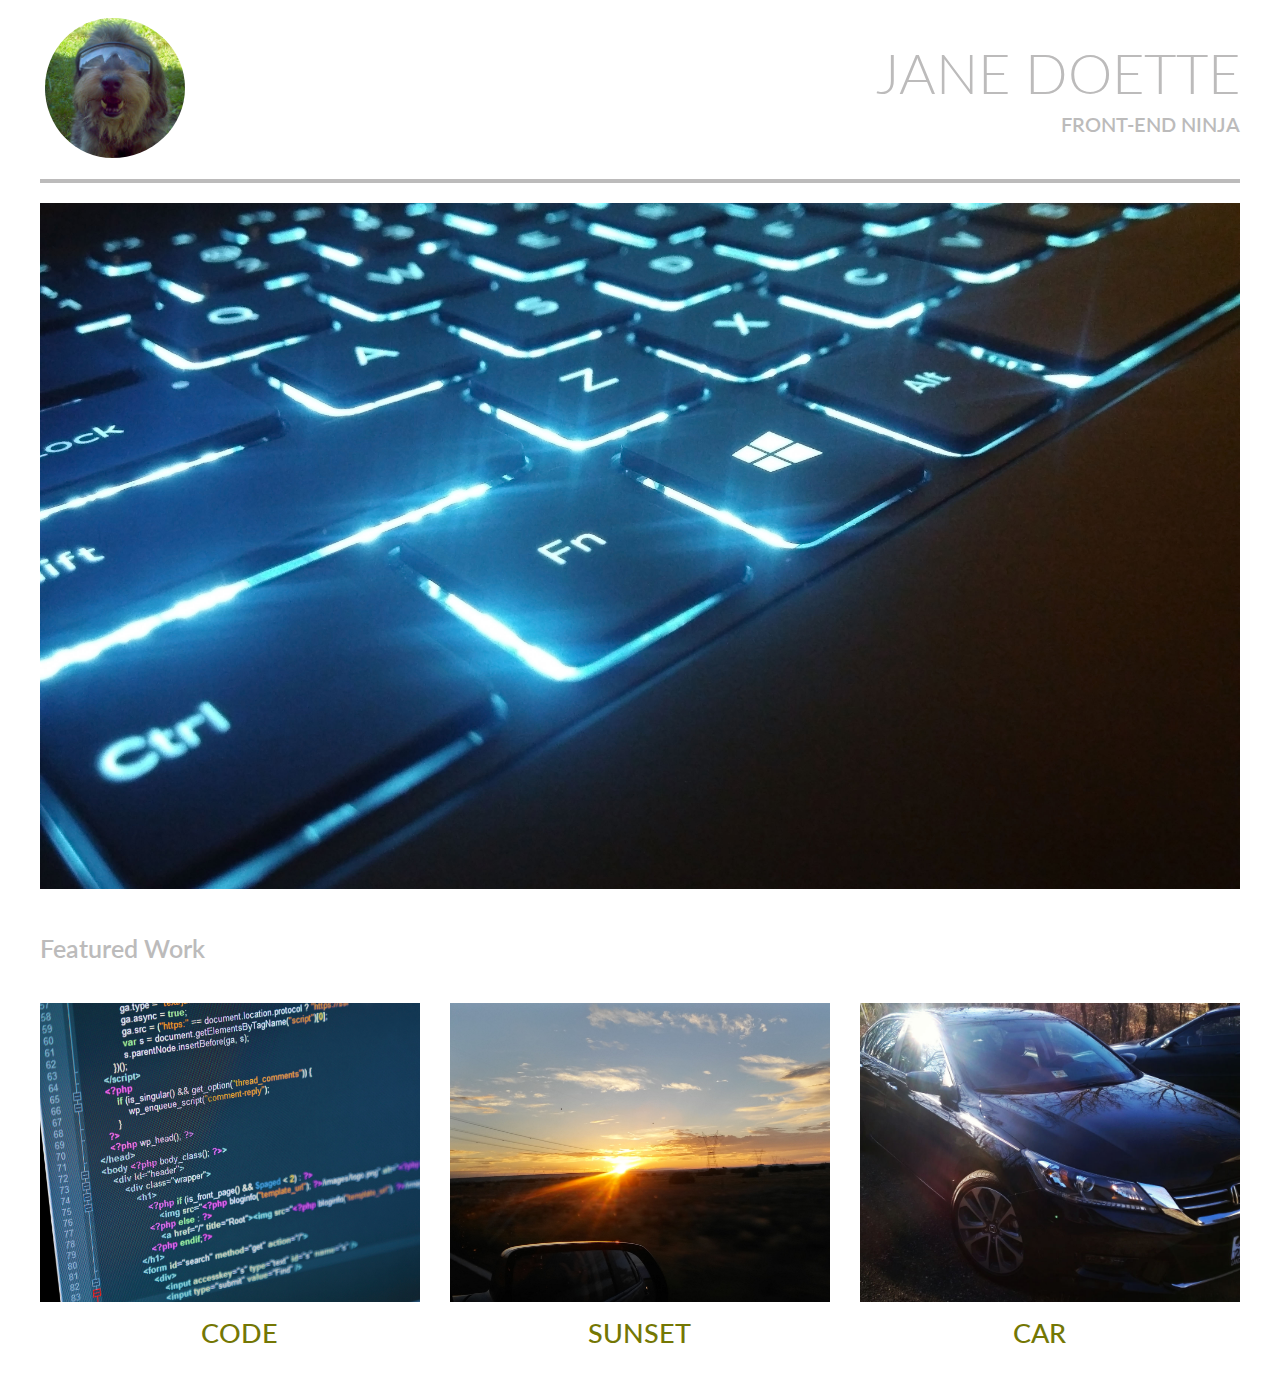
<file: index.html>
<!doctype html>
<html>
<head>
  <meta charset="utf-8">
  <title>My Framework Test Page</title>
  <link rel="styleshee" href="css/normalize.css">
  <link rel="stylesheet" href="css/main.css">
  <link rel="stylesheet" href="css/style.css">
  <link href="https://fonts.googleapis.com/css?family=Lato:400,100,300" rel="stylesheet" type="text/css">
</head>
<body>
	<div class="grid">
    <div id="header" class="row">
    	<div id="logo" class="col-6">
    		<img src="image/rocky.jpg">
      </div>
      <div id="title" class="col-6">
      	<h1>JANE DOETTE</h1>
        <h2>FRONT-END NINJA</h2>
      </div>
    </div>
    <div class="row">
    	<div id="centerImage" class="col-12">
    		<img  src="image/keyboard.jpg">
      </div>
    </div>
    <div class="row">
      <div class="col-12">
        <h2 id="workTitle">Featured Work</h2>
      </div>
    </div>
    <div id="featuredWork" class="row">
        <div class="col-4"><img src="image/htmlcode.jpg"><h3>CODE</h3></div>
        <div class="col-4"><img src="image/sunsetAZ.jpg"><h3>SUNSET</h3></div>
        <div class="col-4"><img src="image/mycar.jpg"><h3>CAR</h3></div>
    </div>
  </div>
</body>
</html>
</file>
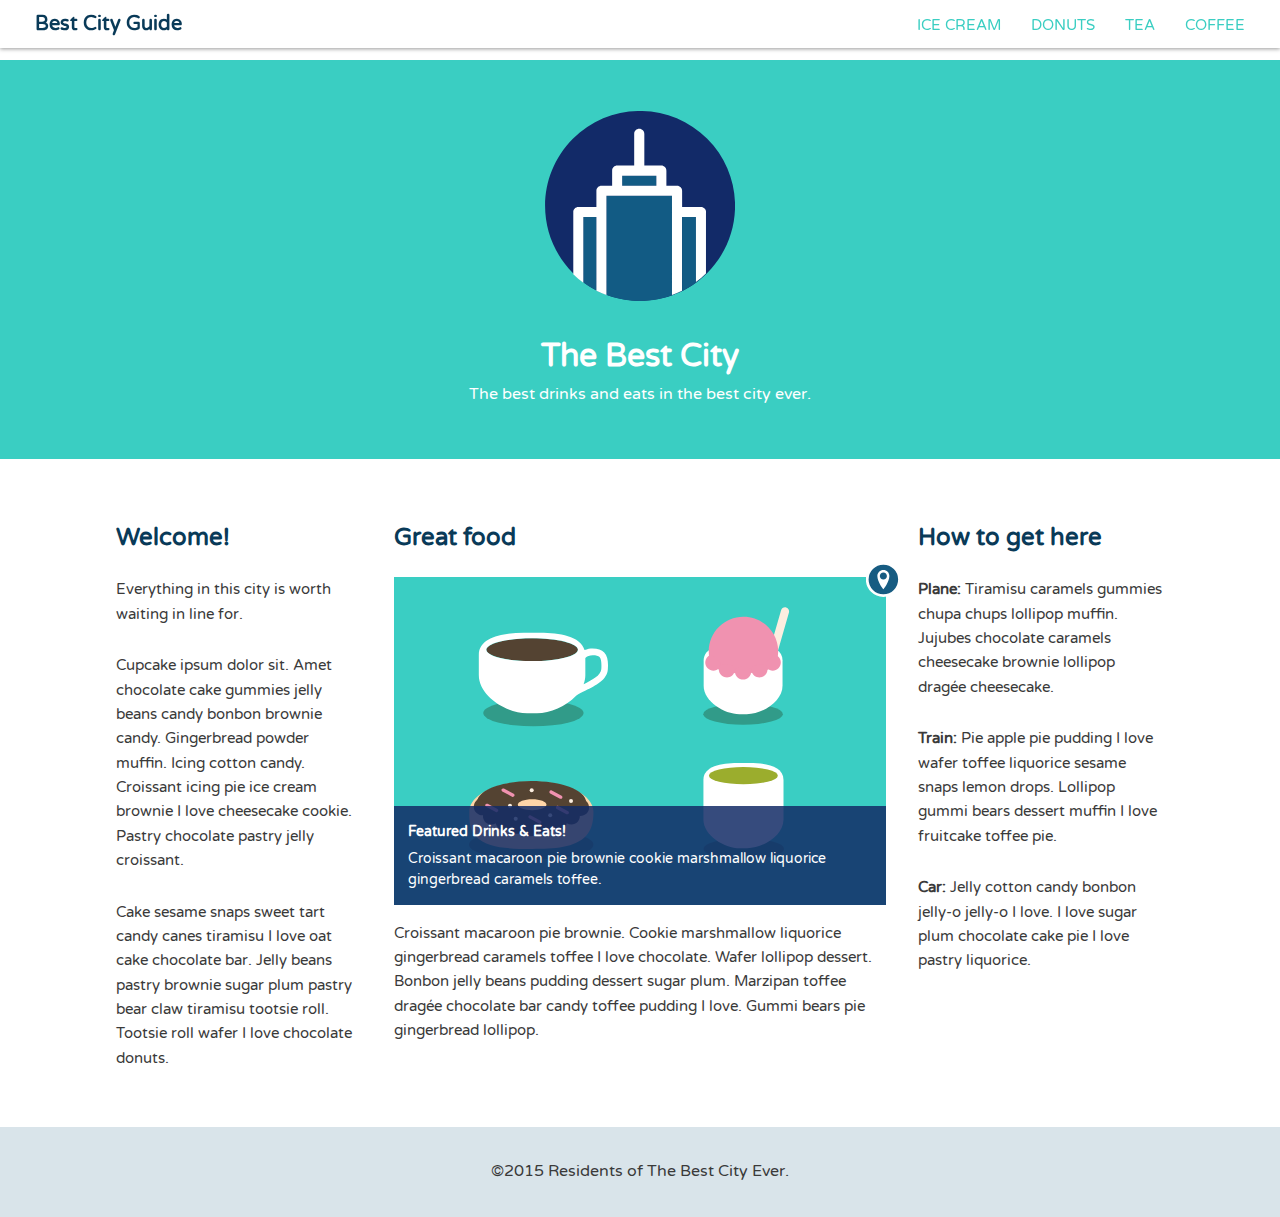
<file: Best City Guide Website/index.html>
<!DOCTYPE html>
<html>
<head>
	<meta name="viewport" content="width=device-width, initial-scale=1.0">
	<title>Best City Guide</title>
	<link href='https://fonts.googleapis.com/css?family=Varela+Round' rel='stylesheet' type='text/css'>
	<link rel="stylesheet" href="css/normalize.css">
	<link rel="stylesheet" href="css/style.css">
</head>
<body>
	<header class="main-header">
			<h1 class="name"><a href="#">Best City Guide</a></h1>
			<ul class="main-nav">
				<li><a href="#">ice cream</a></li>
				<li><a href="#">donuts</a></li>
				<li><a href="#">tea</a></li>
				<li><a href="#">coffee</a></li>
			</ul>
	</header><!--/.main-header-->   

	<div class="banner">
		<div class="banner-content">
			<img class="logo" src="img/city-logo.svg" alt="City">
			<h1 class="headline">The Best City</h1>
			<span class="tagline">The best drinks and eats in the best city ever.</span>
		</div>
	</div><!--/.banner-->

	<div class="container">
		
		<div class="primary col">
			<h2>Great food</h2>
			
			<figure>
			<img class="icon-location" src="img/location.svg" alt="location">
				<img class="feat-img" src="img/treats.svg" alt="Drinks and eats">
				<figcaption>
					<h4>Featured Drinks &amp; Eats!</h4>
					Croissant macaroon pie brownie cookie marshmallow liquorice gingerbread caramels toffee.
				</figcaption>
			</figure>
			
			<p>Croissant macaroon pie brownie. Cookie marshmallow liquorice gingerbread caramels toffee I love chocolate. Wafer lollipop dessert. Bonbon jelly beans pudding dessert sugar plum. Marzipan toffee drag&#233;e chocolate bar candy toffee pudding I love. Gummi bears pie gingerbread lollipop.</p>
		</div><!--/.primary-->
		
		<div class="secondary col">
			<h2>Welcome!</h2>
			<p>Everything in this city is worth waiting in line for.</p>
			<p>Cupcake ipsum dolor sit. Amet chocolate cake gummies jelly beans candy bonbon brownie candy. Gingerbread powder muffin. Icing cotton candy. Croissant icing pie ice cream brownie I love cheesecake cookie. Pastry chocolate pastry jelly croissant.</p>
			<p>Cake sesame snaps sweet tart candy canes tiramisu I love oat cake chocolate bar. Jelly beans pastry brownie sugar plum pastry bear claw tiramisu tootsie roll. Tootsie roll wafer I love chocolate donuts.</p>
		</div><!--/.secondary-->
		
		
		<div class="tertiary col">
			<h2>How to get here</h2>
			<p><strong>Plane: </strong>Tiramisu caramels gummies chupa chups lollipop muffin. Jujubes chocolate caramels cheesecake brownie lollipop drag&#233;e cheesecake.</p>
			<p><strong>Train: </strong>Pie apple pie pudding I love wafer toffee liquorice sesame snaps lemon drops. Lollipop gummi bears dessert muffin I love fruitcake toffee pie.</p>
			<p><strong>Car: </strong>Jelly cotton candy bonbon jelly-o jelly-o I love. I love sugar plum chocolate cake pie I love pastry liquorice.</p>
		</div><!--/.tertiary-->	
		
	</div><!--/.container-->

	<footer class="main-footer">
		<span>&copy;2015 Residents of The Best City Ever.</span>
	</footer>
	
</body>
</html>
</file>
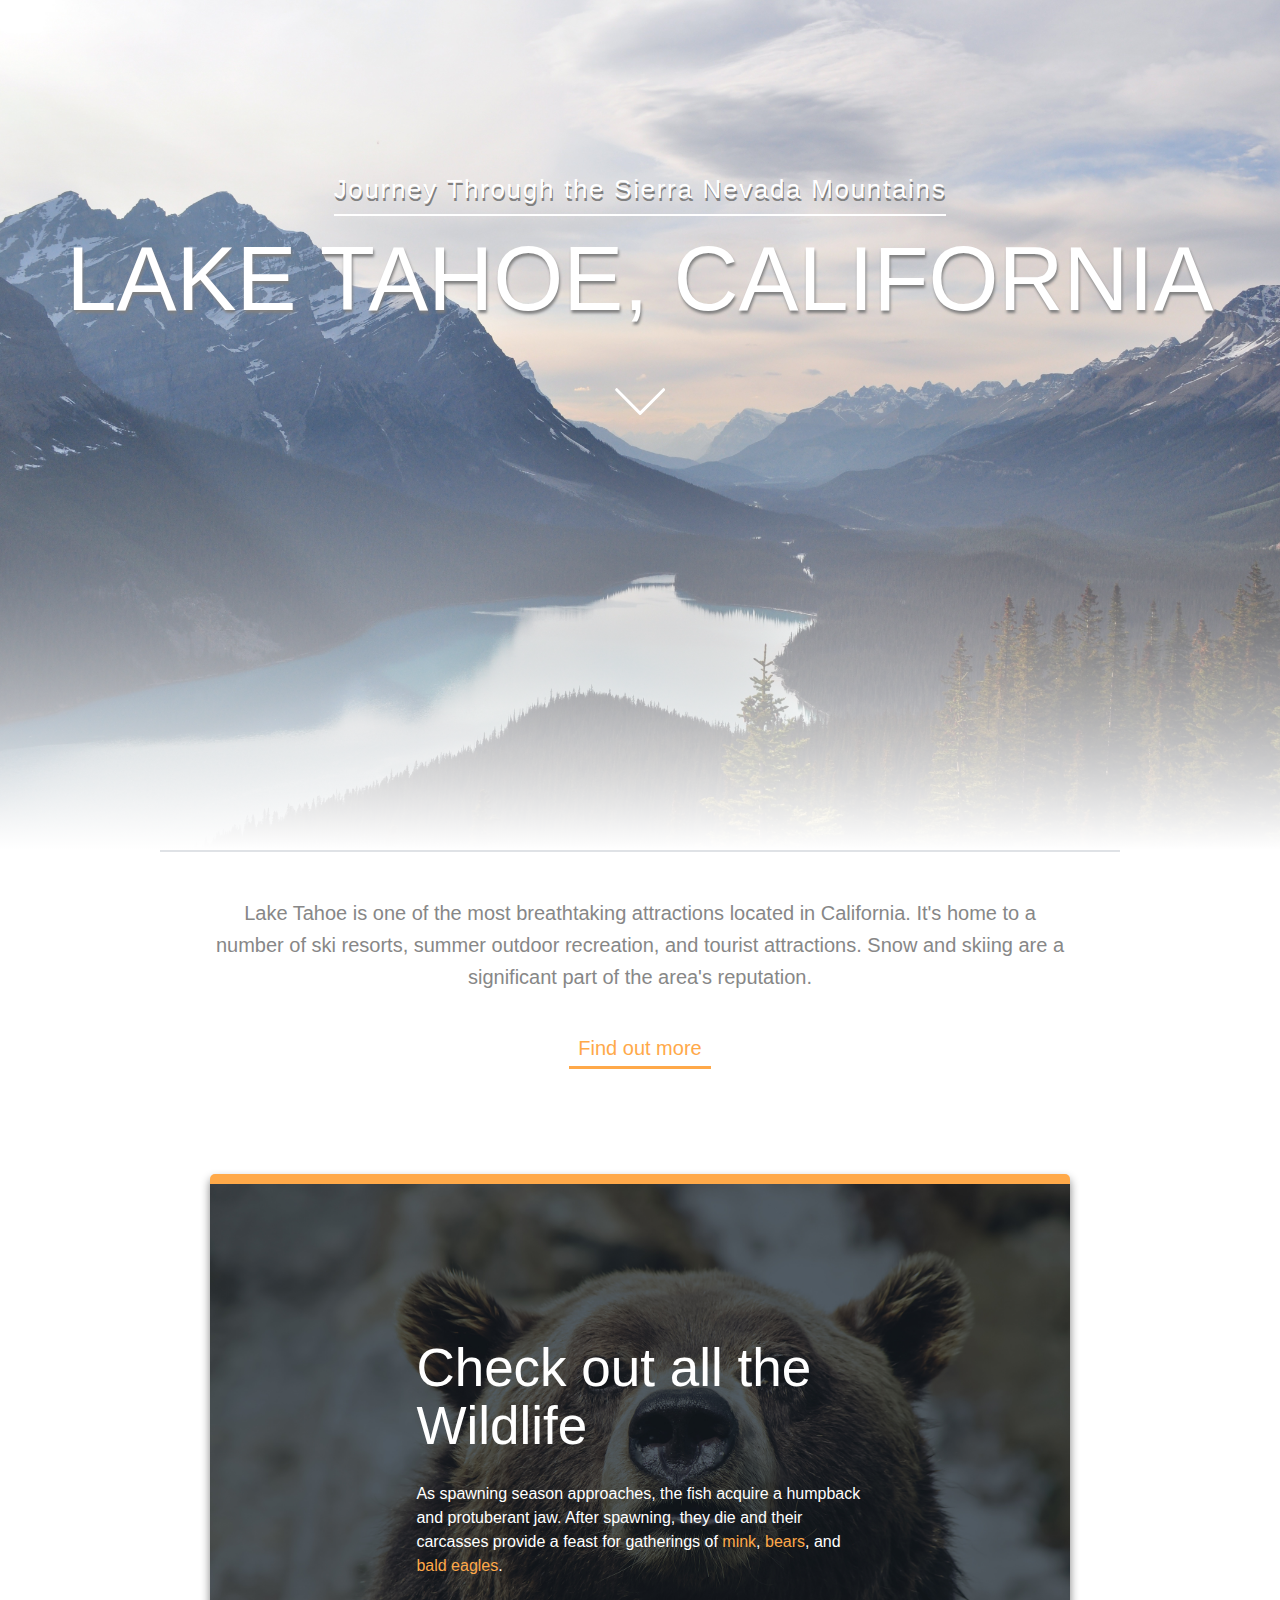
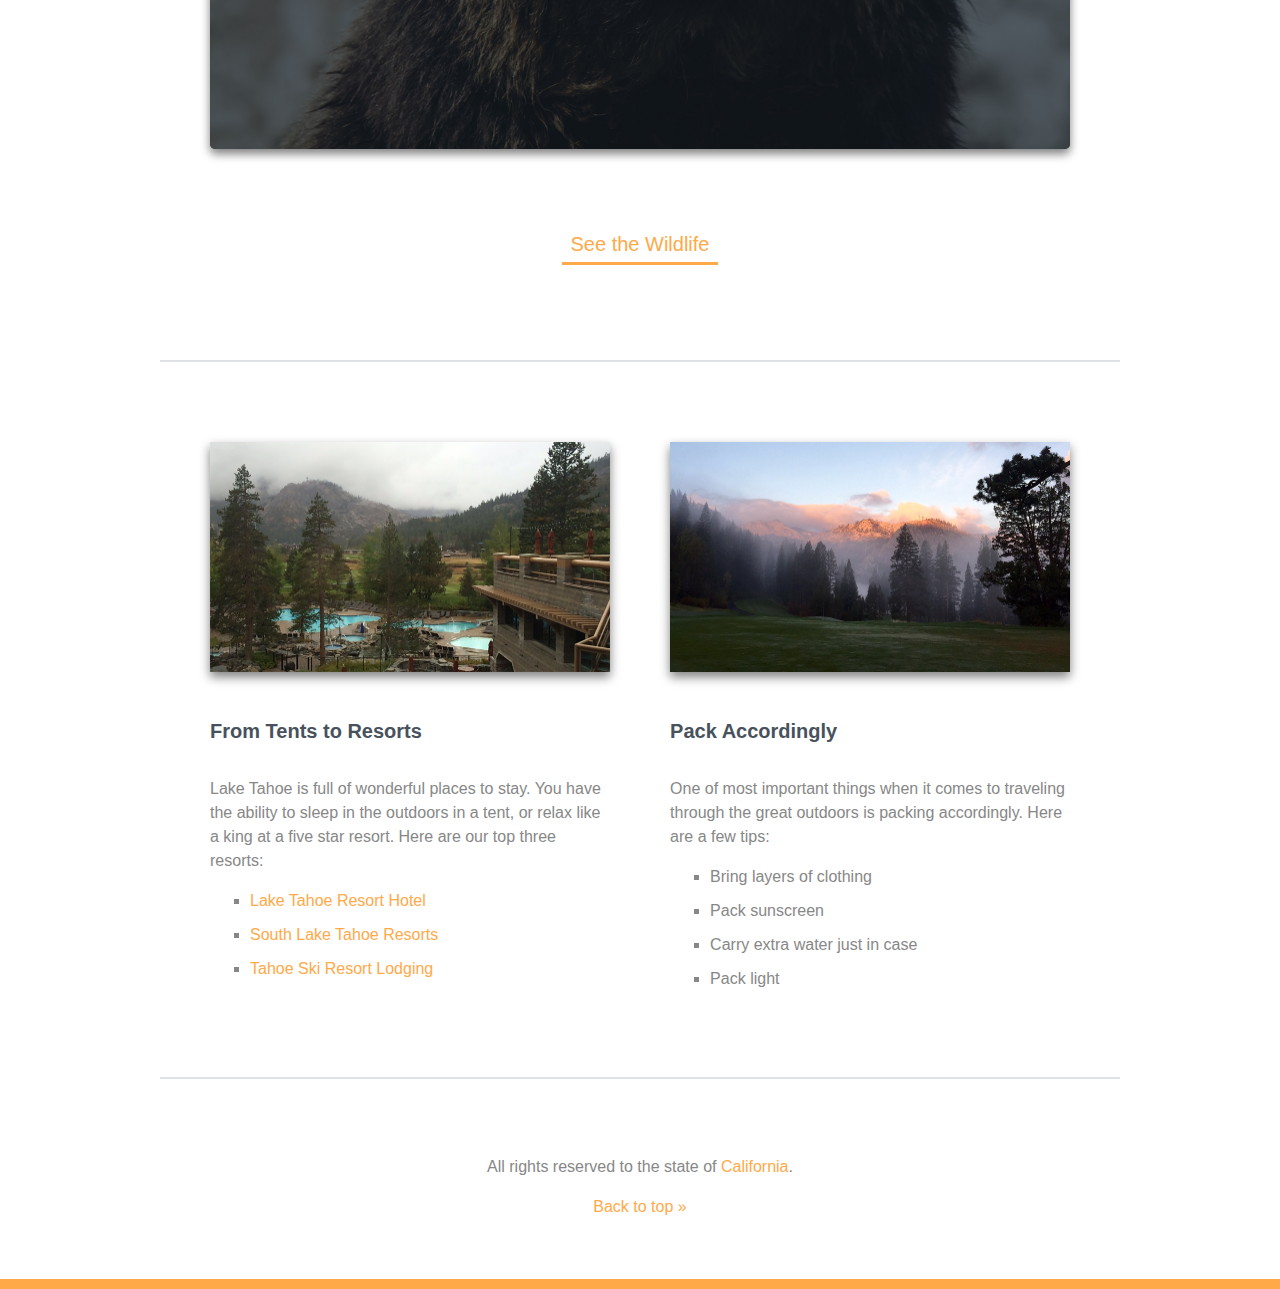
<file: Lake Tahoe Website/index.html>
<!DOCTYPE html>
<html>
  <head>
    <title>Lake Tahoe</title>
    <link rel="stylesheet" href="css/style.css">
		<meta name="viewport" content="width=device-width">
  </head>
  <body> 
    <header id="top" class="main-header">
      <span class="title">Journey Through the Sierra Nevada Mountains</span>
      <h1>Lake Tahoe, California</h1>
      <img class="arrow" src="img/arrow.svg" alt="Down arrow">
    </header>
    
	<div class="primary-content t-border">
		<p class="intro">
			Lake Tahoe is one of the most breathtaking attractions located in California. It's home to a number of ski resorts, summer outdoor recreation, and tourist attractions. Snow and skiing are a significant part of the area's reputation.
		</p>
		<a class="callout" href="#more">Find out more</a>
	  <div class="wildlife">
		<h2>Check out all the Wildlife</h2>
		<p>
		  As spawning season approaches, the fish acquire a humpback and protuberant jaw. After spawning, they die and their carcasses provide a feast for gatherings of <a href="#mink">mink</a>, <a href="#bears">bears</a>, and <a href="#eagles">bald eagles</a>.
		</p>
	  </div><!-- End .wildlife -->
  
		<a class="callout" href="#wildlife">See the Wildlife</a>
	</div><!-- End .primary-content -->

	<div class="secondary-content t-border group"> 
	  <div class="resorts">
		<img id="resortsImg"src="img/resort.jpg" alt="Resort">
		<h3>From Tents to Resorts</h3>
		<p>
		  Lake Tahoe is full of wonderful places to stay. You have the ability to sleep in the outdoors in a tent, or relax like a king at a five star resort. Here are our top three resorts:
		</p>
		<ul>
		  <li><a href="#hotels">Lake Tahoe Resort Hotel</a></li>
		  <li><a href="#resorts">South Lake Tahoe Resorts</a></li>
		  <li><a href="#lodging">Tahoe Ski Resort Lodging</a></li>
		</ul>		
	  </div>
	  
	  <div class="tips">
		<img id="tipsImg" src="img/mtn-landscape.jpg" alt="Mountain Landscape">
		<h3>Pack Accordingly</h3>
		<p>
		  One of most important things when it comes to traveling through the great outdoors is packing accordingly. Here are a few tips:
		</p>
		<ol>
		  <li>Bring layers of clothing</li>
		  <li>Pack sunscreen</li>
		  <li>Carry extra water just in case</li>
		  <li>Pack light</li>
		</ol>
	  </div>
	</div><!-- End .secondary-content -->

	<footer class="main-footer">
		<p>All rights reserved to the state of <a href="#">California</a>.</p>
		<a href="#top">Back to top &raquo;</a>
	</footer>
  </body>
</html>
</file>
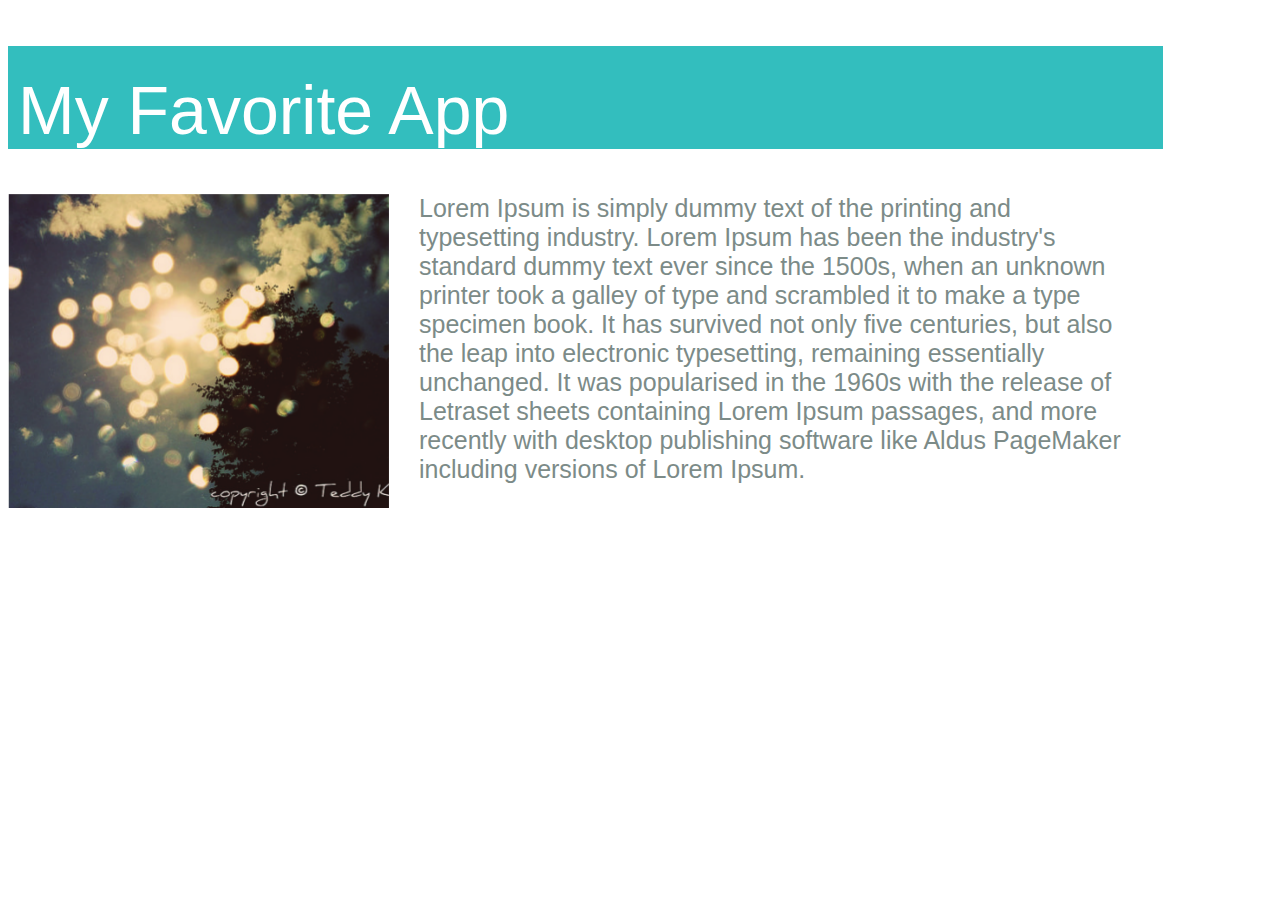
<file: Toplist/index.html>
<!DOCTYPE html>
<html>
<head>
	<title>Toplist</title>
	<link rel="stylesheet" href="style.css">
</head>
<body>
	<h1 class="title">My Favorite App</h1>
	<div class="app">
		<div class="screenshot">
			<img src="app.png" alt="a screenshot">
		</div>
		<div class="description">
		Lorem Ipsum is simply dummy text of the printing and typesetting industry. Lorem Ipsum has been
		the industry's standard dummy text ever since the 1500s, when an unknown printer took a galley of
		type and scrambled it to make a type specimen book. It has survived not only five centuries, but
		also the leap into electronic typesetting, remaining essentially unchanged. It was popularised in
		the 1960s with the release of Letraset sheets containing Lorem Ipsum passages, and more recently
		with desktop publishing software like Aldus PageMaker including versions of Lorem Ipsum.
		</div>
	</div>
</body>
</html>
</file>
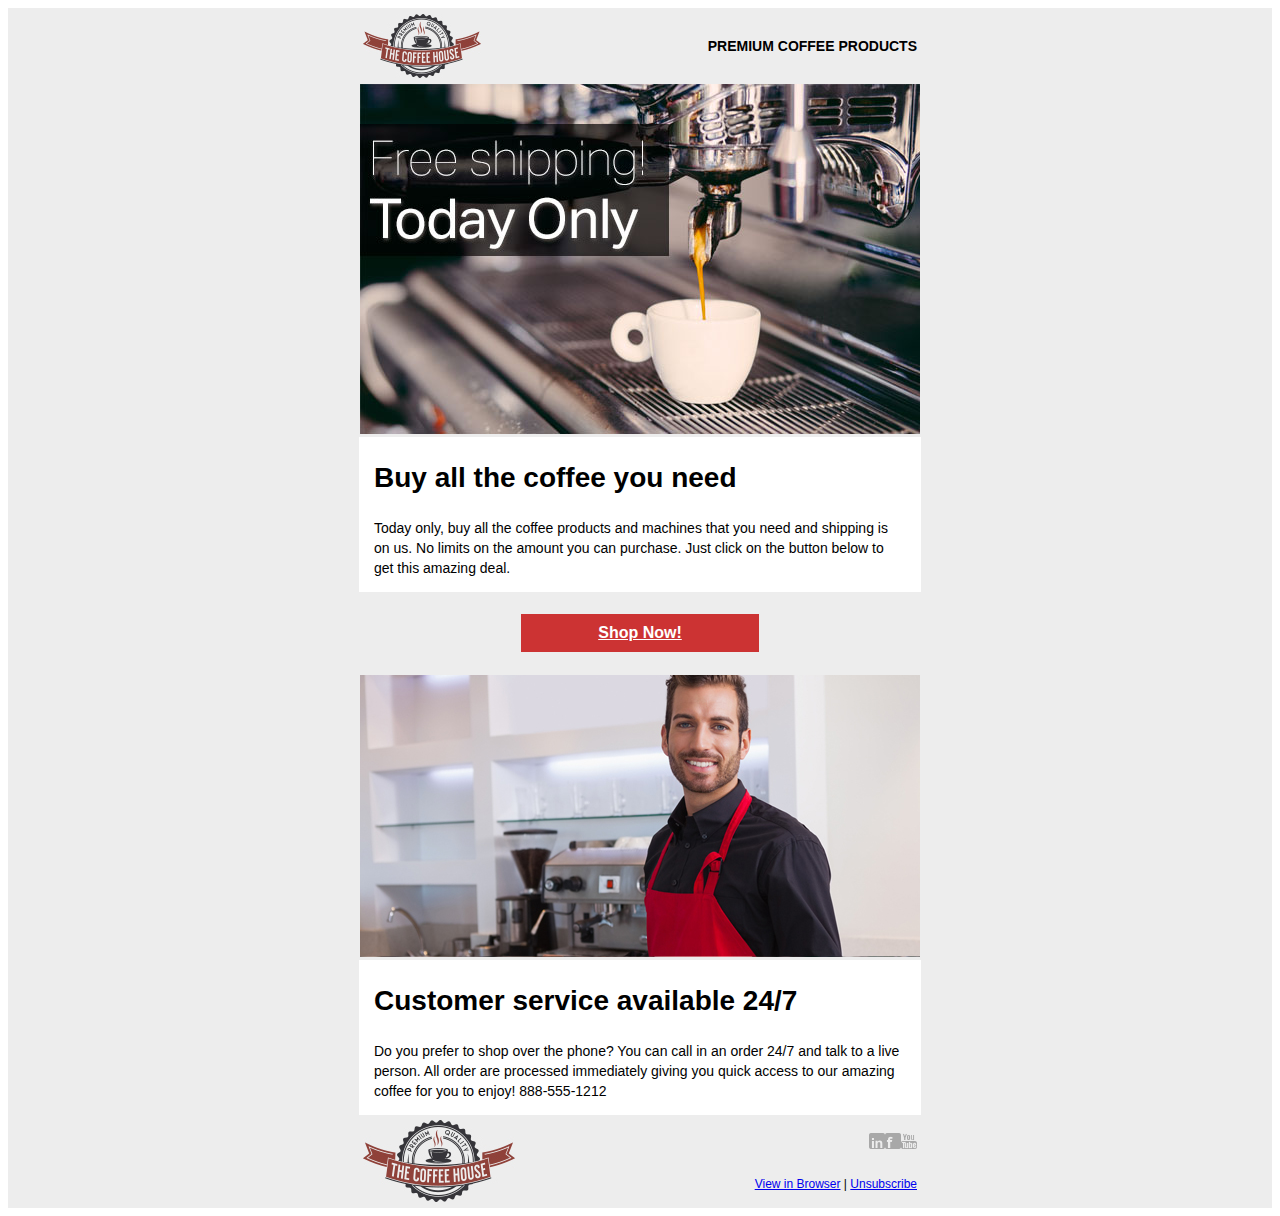
<file: MyEmail/myemail.html>
<!doctype HTML PUBLIC "-//W3C//DTD HTML 4.01 Transitional//EN" "http://www.w3.org/TR/html4/loose.dtd">
<html>
<head>
    <meta http-equiv="Content-Type" content="text/html; charset=utf-8">
    <title>Coffee Deals</title>
    <style type="text/css">
    	h3 {
			font-family: Gotham, "Helvetica Neue", Helvetica, Arial, sans-serif;
			font-size: 28px;
			font-weight: bold;
			line-height: 25px;
			}
			p{
				font-family: Gotham, "Helvetica Neue", Helvetica, Arial, sans-serif;
				font-size: 14px;
				line-height: 20px;
				}
    </style>
</head>

<body>
	<table width="100%" border="0" bgcolor="ededed">
    	<tr>
        	<td>
            	<!-- HEADER -->
            	<table width="560" border="0" align="center">
                	<tr>
                    	<td width="123"><img src="image-assets/logo-top.jpg" alt="Coffee Logo"/></td>
                        <td width="467" style="font-family: Gotham, 'Helvetica Neue', Helvetica, Arial, sans-serif; font-size: 14px; font-weight:bold; text-align:right;">PREMIUM COFFEE PRODUCTS</td>
                    </tr>
                </table>
                <!-- HERO -->
                <table width="560" border="0" align="center">
                  <tr>
                    <td><img src="image-assets/main-banner.jpg" alt="Coffee Promo"/></td>
                  </tr>
                  <tr>
                    <td bgcolor="#FFFFFF" style="padding: 0 15px; text-align: left;"><h3>Buy all the coffee you need</h3><p>
Today only, buy  all the coffee products and machines that you need and shipping
is on us. No limits on the amount you can purchase. Just click on the button
below to get this amazing deal.</p></td>
                  </tr>
                </table>
                <br>
				<!-- CALL TO ACTION -->
                <table width="560" border="0" align="center">
                      <tr>
                        <td width="154"></td>
                        <td width="238" bgcolor="#cc3333" style="text-align: center; font-family: Gotham, 'Helvetica Neue', Helvetica, Arial, sans-serif; font-weight: bold; padding: 10px 0;"><a href="#" style="color:#fff;">Shop Now!</a></td>
                        <td width="154"></td>
                    </tr>
                </table>
                <br>
                <!-- 2nd HERO -->
                <table width="560" border="0" align="center">
                  <tr>
                    <td><img src="image-assets/cs-banner.jpg" alt="Customer Service"/></td>
                  </tr>
                  <tr>
                    <td bgcolor="#FFFFFF" style="padding: 0 15px; text-align: left;"><h3>Customer service available 24/7</h3>
<p>Do you prefer to shop over the phone? You can call in an order 24/7 and talk to
a live person. All order are processed immediately giving you quick access to our
amazing coffee for you to enjoy! 888-555-1212</p></td>
                  </tr>
                </table>
                <!-- FOOTER -->
                <table width="560" border="0" align="center">
                  <tr>
                    <td width="169" rowspan="2" ><img src="image-assets/logo-bottom.jpg" alt="Coffee Logo"/></td>
                    <td width="381" style="text-align: right;"><a href="#"><img src="image-assets/social-linkedin.png" alt="LinkedIn"/></a><a href="#"><img src="image-assets/social-facebook.png" alt="Facebook"/></a><a href="#"><img src="image-assets/social-youtube.png" alt="YouTube"/></a></td>
                  </tr>
                  <tr>
                    <td style="text-align: right; font-family:Gotham, 'Helvetica Neue', Helvetica, Arial, sans-serif; font-size: 12px"><a href="#">View in Browser</a> | <a href="#">Unsubscribe</a></td>
                  </tr>
                </table>
            </td>
        </tr>
    </table>
</body>
</html>
</file>
<file: css/main.css>
/**{
	border: 1px solid #F00 !important;
}*/
*{
	font-family: 'Lato', sans-serif;
}

*{
	-webkit-box-sizing: border-box;
  -moz-box-sizing: border-box;
  -ms-box-sizing: border-box;
  box-sizing: border-box;
}

.grid{
	margin: 0 auto; /*Centers the main body*/
	max-width: 1200px;
	width: 100%;	
}

.row{
	max-width: 100%;
	max-height: 30%;
	display: flex;
	margin-bottom: 20px;
}

.col-1 {
    width: 8.33%;
}

.col-2 {
    width: 16.66%;
}

.col-3 {
    width: 25%;
}

.col-4 {
    width: 33.33%;
}

.col-5 {
    width: 41.66%;
}

.col-6 {
    width: 50%;
}

.col-7 {
    width: 58.33%;
}

.col-8 {
    width: 66.66%;
}

.col-9 {
    width: 75%;
}

.col-10 {
    width: 83.33%;
}

.col-11 {
    width: 91.66%;
}

.col-12 {
    width: 100%;
}
</file>
<file: css/style.css>
/**IMAGES RESPONSIVE SIZING**/
img[src*="keyboard"]{
	max-width: 100%;
}

img[src*="mycar"]{
	max-width: 95%;
	align-self:auto;
	margin-left: 20px;
}

img[src*="code"]{
	max-width: 95%;
	align-self:auto;
}

img[src*="sunset"]{
	max-width: 95%;
	align-self:auto;
	margin-left: 10px;
}

img[src*="rocky"]{
	max-width: 145px;
	max-height: 140px;
	border-radius: 50%;
	padding-left: 5px;
}
/**PAGE STYLING*****************************/
#logo{
	align-self: center;	
}

#title{
	align-self:center;
	text-align: end;
}

#header{
	border-bottom: 4px solid #bcbbbb;
	padding-top: 10px;
	padding-bottom: 20px;
	line-height: 0.8em;
}

h1{
	color: #bcbbbb;
	font-weight: 300;
	font-size: 56px;
}

h2{
	 color: #bcbbbb;
	 font-weight: 600;
	 font-size: 20px
}

#workTitle{
	font-size: 25px;
}

h3{
	color: #747704;
	text-align: center;
	font-weight: 500;
	font-size: 27px;
	line-height: 0.1em
}
</file>
<file: Best City Guide Website/css/style.css>
/* ================================= 
  Base Element Styles
==================================== */

* {
	box-sizing: border-box;
}

body {
	font-family: 'Varela Round', sans-serif;
	line-height: 1.6;
	color: #3a3a3a;
}

p {
	font-size: .95em;
	margin-bottom: 1.8em;
}

h2,
h3,
a {
	color: #093a58;
}

h2,
h3,
h4 {
	margin-top: 0;
}

h4 {
	margin-bottom: .4em;
}

a {
	text-decoration: none;
}

img {
	max-width: 100%;
}

figure {
	margin: 0;
	line-height: 0;
	position: relative;
}

figcaption {
	font-size: .9em;
	line-height: 1.5;
	color: #fff;
	padding: 1em;	
	background: rgba(19,43,102, .85);
	position: absolute;
	bottom: 0;
	width: 100%;
}

/* ================================= 
  Base Layout Styles
==================================== */

/* ---- Navigation ---- */

.name {
	font-size: 1.25em;
	margin: 0;
}

.main-nav {
	margin-top: 5px;
}

.name a,
.main-nav a {
	text-align: center;
	padding: 10px 15px;
}

.main-nav a {
	font-size: .95em;
	color: #3acec2;
	text-transform: uppercase;
}

.main-nav a:hover {
	color: #093a58;
}

/* ---- Layout Containers ---- */

.main-header,
.main-nav,
.container {
	display: flex;
	flex-direction: column;
	flex-wrap: wrap;
}

.main-header {
	padding-top: .5em;
	padding-bottom: .5em;
	text-align: center;
}

.banner,
.main-footer {
	text-align: center;
}

.banner {
	color: #fff;
	background: #3acec2;
	padding: 3.2em 0;
	margin-bottom: 60px;
}

.col {
	padding-right: 1em;
	padding-left: 1em;
}

.main-footer {
	background: #d9e4ea;
	padding: 2em 0;
	margin-top: 30px;
	clear: both;
}

/* ---- Page Elements ---- */

.logo {
	width: 190px;
}

.headline {
	margin-bottom: 0;
}

.icon-location {
	width: 35px;
	position: absolute;
	top: -15px;
	right: -15px;
}

/* ================================= 
  Media Queries
==================================== */

@media (min-width: 769px) {

	body {
		padding-top: 60px;
	}

	.main-header {
		position: fixed;
		background: #fff;
		box-shadow: 0 1px 4px rgba(0,0,0,.4);
		width: 100%;
		top: 0;
		z-index: 100;
		display: flex;
	}
	
	.main-header,
	.main-nav {
		flex-direction: row;
		justify-content: center;
	}
	
	.main-header {
		padding-left: 20px;
		padding-right: 20px;
	}
	
	.name {
		margin-right: auto;	
	}
	
	.container {
		flex-direction: row;
	}
	
	.col {
		flex: 1 350px;
	}

}

@media (min-width: 1025px) {
	
	.container {
		width: 85%;
		max-width: 1080px;
		margin: 0 auto;
	}
	
	.col {
		flex: 1;
	}
	
	.primary {
		flex: 2;
	}
	
	.secondary {
		order: -1;
	}

}
</file>
<file: Lake Tahoe Website/css/style.css>
/* Web Fonts -------------------- */
@font-face {
	font-family: 'Abolition Regular';
	src: url('../fonts/abolition-regular-webfont.eot');
  src: url('../fonts/abolition-regular-webfont.eot?#iefix') format('embedded-opentype'),
       url('../fonts/abolition-regular-webfont.woff') format('woff'),
       url('../fonts/abolition-regular-webfont.ttf') format('truetype');
}

/* Base Styles -------------------- */

* {
  box-sizing: border-box;
}

body {
  color: #878787;
  margin: 0;
  font: 1em/1.5 "Helvetica Neue", Helvetica, Arial, sans-serif;
}

h1 {  
  font-size: 5.625rem; /* 90px/16px  */
  color: rgba(255, 255, 255, 1);
  text-transform: uppercase;
  font-weight: normal;
  line-height: 1.3;
	text-shadow: 1px 3px 3px #808080;
	margin: 12px 0 0;
}

h2 {
  font-size: 3.3125em; /* 53px/16px  */
  font-weight: normal;
  line-height: 1.1;
  margin: 0 0 .5em; /* 0 0 26px */
}

h3 {
  font-size: 1.25em; /* 20px/16px  */
  color: #48525c;
  line-height: 1.2;
  margin-bottom: 1.7em; /* 34px */
}

img {
  max-width: 100%;
  margin-bottom: 20px;
}

ul,
ol {
	list-style-type: square;
}

li {
	margin: 10px 0;
}

/* Pseudo-classes ------------------ */

a:link {
  color: rgb(255, 169, 73);
  text-decoration: none;
}

a:visited {
  color: lightblue;
}

a:hover {
  color: rgba(255, 169, 73, .4);
}

a:active {
  color: lightcoral;
}

/* Main Styles --------------------- */

.main-header {
  padding-top: 170px;
  height: 850px;
  background: linear-gradient(0deg, #fff, transparent 50%),
							#ffa949 url('../img/mountains.jpg') no-repeat center;
  background-size: cover;	
}

.title {
  color: white;
  font-size: 1.625rem; /* 26px/16px */
	letter-spacing: .065em;
	font-weight: 200;
	border-bottom: 2px solid;
	padding-bottom: 10px;
}

.intro {
  font-size: 1.25em; /* 20px/16px */
  line-height: 1.6;  
}

.primary-content,
.main-header,
.main-footer {
  text-align: center;
}

.primary-content {
	padding-top: 25px;
  padding-bottom: 95px;
}

.secondary-content {
	padding-top: 80px;
	padding-bottom: 70px;
	border-bottom: 2px solid #dfe2e6;
}

.callout {
  font-size: 1.25em;
  border-bottom: 3px solid;
  padding: 0 9px 3px;
  margin-top: 20px;
  display: inline-block;
}

.main-footer {
  padding-top: 60px;
  padding-bottom: 60px;
  border-bottom: 10px solid #ffa949;
}

.t-border {
  border-top: 2px solid #dfe2e6;
}

/* Layout Styles ------------------ */

.primary-content, 
.secondary-content {
  width: 75%;
  padding-left: 50px;
  padding-right: 50px;
  margin: auto;
  max-width: 960px;
}

.wildlife {
  color: white;
  text-align: left;
  padding: 18% 24%;
  border-top: 10px solid #ffa949;
  margin: 105px 0 60px;
  background: #434a52 url('../img/bear.jpg') no-repeat center;
  background-size: cover;
	box-shadow: inset 0px 0px 50px 10px rgba(0,0,0, .8);
	box-shadow: 0 5px 10px #808080;
	border-radius: 5px;
}

.title {
	text-shadow: 1px 3px 0px #808080;
}

.arrow {
  width: 50px;
	padding-top: 50px;
}

#tipsImg, #resortsImg{
	box-shadow: 0 5px 10px #808080;
}
/* Floated Columms ------------------ */

.resorts,
.tips { 
	width: 46.5%
}

.tips {
	float: right;
}

.resorts {
	float: left;
}


/* Float Clearfix ------------------ */

.group:after {
  content: "";
  display: table;
  clear: both;
}

/* Media Queries ------------------ */
/*only a test with media queries*/
@media(max-width: 1024px){
	.primary-content,
	.secondary-content{
		width: 90%;
	}
	.wildlife{
		padding: 10% 12%;
		margin: 50px 0 20px;
	}
}

@media (max-width: 768px){
	.primary-content,
	.secondary-content{
		width: 100%;
		padding: 20px;
		boder-top: none;
	}
	.main-header{ 
		max-height:380px;
		padding: 50px 25px 0;
	}
	.title{
		font-size: 1.3rem;
		border: none;
	}
	h1{
		font-size: 5rem;
		line-height: 1.1;
	}
	.arrow{
		display: none;
	}
	.intro{
		font-size: 1rem;
	}
	.resorts,
	.tips{
		float: none;
		width: 100%;
	}
	.main-footer{
		padding: 20px 0;
	}
}
</file>
<file: Toplist/style.css>
*{
	-webkit-box-sizing: border-box;
	-moz-box-sizing: border-box;
	-ms-box-sizing: border-box;
	box-sizing: border-box;
}

body {
	font-family: 'Open Sans', sans-serif;
	width: 1155px;
}

.title {
	background-color: #33bebe;
	padding-top: 25px;
	padding-left: 10px;
	color: #fff;
	font-size: 68px;
	font-weight: normal;
}

.app {
	display: -webkit-flex;
	display: flex;
	margin-top: 20px;
}

.screenshot {
	max-width: 450px;
	margin-right: 30px;
}

.description {
	max-width: 705px;
	color: #7c8b88;
	font-size: 25px;
}
</file>
